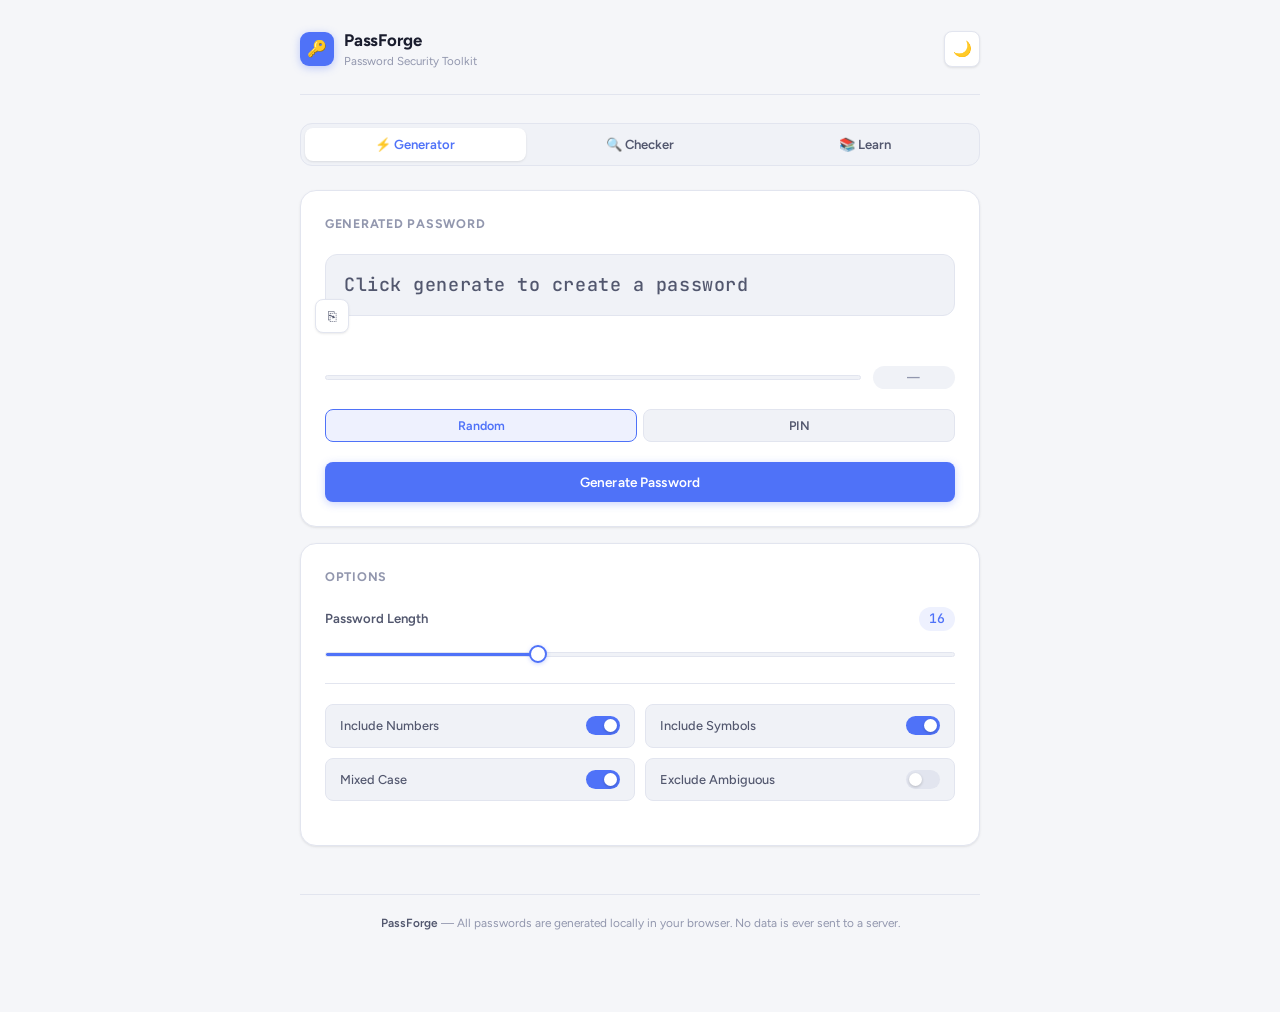
<file: index.html>
<!DOCTYPE html>
<html lang="en" data-theme="light">
<head>
  <meta charset="UTF-8" />
  <meta name="viewport" content="width=device-width, initial-scale=1.0" />
  <title>PassForge — Password Security Toolkit</title>
  <link rel="preconnect" href="https://fonts.googleapis.com" />
  <link href="https://fonts.googleapis.com/css2?family=Figtree:wght@300;400;500;600;700&family=JetBrains+Mono:wght@400;500&display=swap" rel="stylesheet" />
  <link rel="stylesheet" href="style.css" />
</head>
<body>
<div class="page">

  <!-- ── HEADER ───────────────────────────────── -->
  <header class="header">
    <div class="brand">
      <div class="brand-icon">🔑</div>
      <div>
        <div class="brand-name">PassForge</div>
        <div class="brand-sub">Password Security Toolkit</div>
      </div>
    </div>
    <button class="theme-btn" id="theme-btn" title="Toggle light / dark mode">🌙</button>
  </header>

  <!-- ── NAV ──────────────────────────────────── -->
  <nav class="nav">
    <button class="tab-btn active" data-panel="generator">⚡ Generator</button>
    <button class="tab-btn" data-panel="checker">🔍 Checker</button>
    <button class="tab-btn" data-panel="learn">📚 Learn</button>
  </nav>

  <!-- ══════════════════════════════════════════
       PANEL · GENERATOR
  ══════════════════════════════════════════ -->
  <div class="panel active" id="panel-generator">

    <!-- Output card -->
    <div class="card">
      <div class="card-header">
        <div class="card-title">Generated Password</div>
      </div>

      <div class="pw-wrap">
        <div class="pw-display" id="pw-output">Click generate to create a password</div>
        <button class="copy-btn" id="copy-btn" data-tip="Copy to clipboard">⎘</button>
      </div>

      <div class="strength-row" id="strength-row">
        <div class="strength-track">
          <div class="strength-fill" id="strength-fill"></div>
        </div>
        <div class="strength-badge str-0" id="strength-badge">—</div>
      </div>

      <div class="type-tabs">
        <button class="type-tab active" data-type="random" data-tip="Random characters">Random</button>
        <button class="type-tab" data-type="pin" data-tip="Numeric PIN">PIN</button>
      </div>

      <div class="btn-row">
        <button class="btn btn-primary" id="gen-btn">Generate Password</button>
      </div>
    </div>

    <!-- Options card -->
    <div class="card">
      <div class="card-header">
        <div class="card-title">Options</div>
      </div>

      <div class="slider-block">
        <div class="field-label">
          <span>Password Length</span>
          <span class="field-val" id="len-val">16</span>
        </div>
        <input type="range" id="len-slider" min="8" max="32" value="16" />
      </div>

      <div class="divider"></div>

      <div class="toggles-grid">
        <div class="toggle-row" id="tog-numbers" data-tip="Add digits 0–9">
          <span class="toggle-text">Include Numbers</span>
          <div class="toggle on" id="tog-numbers-knob"></div>
        </div>
        <div class="toggle-row" id="tog-symbols" data-tip="Add !@#$% etc.">
          <span class="toggle-text">Include Symbols</span>
          <div class="toggle on" id="tog-symbols-knob"></div>
        </div>
        <div class="toggle-row" id="tog-mixed" data-tip="Upper & lowercase">
          <span class="toggle-text">Mixed Case</span>
          <div class="toggle on" id="tog-mixed-knob"></div>
        </div>
        <div class="toggle-row" id="tog-ambiguous" data-tip="Exclude O, 0, l, I, 1">
          <span class="toggle-text">Exclude Ambiguous</span>
          <div class="toggle" id="tog-ambiguous-knob"></div>
        </div>
      </div>
    </div>

  </div><!-- /panel-generator -->

  <!-- ══════════════════════════════════════════
       PANEL · CHECKER
  ══════════════════════════════════════════ -->
  <div class="panel" id="panel-checker">
    <div class="card">
      <div class="card-header">
        <div class="card-title">Analyze Your Password</div>
      </div>

      <div style="position:relative; margin-bottom:16px;">
        <input
          type="password"
          class="pw-input"
          id="checker-input"
          placeholder="Type or paste your password…"
          autocomplete="off"
          autocorrect="off"
          spellcheck="false"
          style="margin-bottom:0; padding-right:52px;"
        />
        <button id="eye-btn" data-tip="Show / hide password"
          style="position:absolute; right:10px; top:50%; transform:translateY(-50%);
                 width:34px; height:34px; background:var(--surface); border:1px solid var(--border);
                 border-radius:var(--radius-sm); color:var(--text-2); font-size:.95rem; cursor:pointer;
                 display:flex; align-items:center; justify-content:center; transition:var(--trans);
                 box-shadow:var(--shadow-sm);">
          👁
        </button>
      </div>

      <div class="stats-grid">
        <div class="stat-box">
          <div class="stat-val" id="chk-strength-val">—</div>
          <div class="stat-key">Strength</div>
        </div>
        <div class="stat-box">
          <div class="stat-val" id="chk-crack-val">—</div>
          <div class="stat-key">Crack Time</div>
        </div>
        <div class="stat-box">
          <div class="stat-val" id="chk-entropy-val">—</div>
          <div class="stat-key">Entropy</div>
        </div>
        <div class="stat-box">
          <div class="stat-val" id="chk-len-val">—</div>
          <div class="stat-key">Length</div>
        </div>
      </div>

      <div class="strength-row" style="margin-bottom:20px;">
        <div class="strength-track">
          <div class="strength-fill" id="chk-fill"></div>
        </div>
        <div class="strength-badge str-0" id="chk-badge">—</div>
      </div>

      <div class="chips-label">Suggestions</div>
      <div class="chips" id="suggestions-wrap">
        <span class="chip chip-warn">Enter a password above to analyze it</span>
      </div>
    </div>
  </div><!-- /panel-checker -->

  <!-- ══════════════════════════════════════════
       PANEL · LEARN
  ══════════════════════════════════════════ -->
  <div class="panel" id="panel-learn">
    <p class="learn-intro">
      Understanding password security helps protect all your online accounts. Here are the essentials.
    </p>
    <div class="edu-grid">
      <div class="edu-card">
        <div class="edu-icon">🔐</div>
        <h3>What Makes a Strong Password?</h3>
        <p>Length, variety, and randomness. A strong password is 16+ characters and mixes uppercase, lowercase, numbers, and symbols — with no dictionary words or personal information.</p>
      </div>
      <div class="edu-card">
        <div class="edu-icon">📏</div>
        <h3>Why Length Matters Most</h3>
        <p>Every added character multiplies the possible combinations exponentially. A 20-character password is astronomically harder to crack than a 12-character one, even if less "complex."</p>
      </div>
      <div class="edu-card">
        <div class="edu-icon">♻️</div>
        <h3>Never Reuse Passwords</h3>
        <p>When one site is breached, attackers test those credentials on thousands of others (credential stuffing). One reused password can expose all your accounts at once.</p>
      </div>
      <div class="edu-card">
        <div class="edu-icon">🗄️</div>
        <h3>Use a Password Manager</h3>
        <p>You can't memorize 100 unique strong passwords. A manager like Bitwarden or 1Password generates, stores, and auto-fills them securely — you only need to remember one master password.</p>
      </div>
      <div class="edu-card">
        <div class="edu-icon">📱</div>
        <h3>Enable Two-Factor Auth (2FA)</h3>
        <p>2FA adds a second step after your password. Even if your password leaks, an attacker can't log in without your phone, hardware key, or biometric.</p>
      </div>
      <div class="edu-card">
        <div class="edu-icon">⚡</div>
        <h3>How Attackers Crack Passwords</h3>
        <p>Methods include brute force, dictionary attacks, and credential stuffing. Modern GPUs test billions of hashes per second — short or common passwords fall in seconds.</p>
      </div>
    </div>
  </div><!-- /panel-learn -->

  <footer>
    <strong>PassForge</strong> — All passwords are generated locally in your browser. No data is ever sent to a server.
  </footer>

</div><!-- /page -->

<div class="toast" id="toast">✓ Copied to clipboard</div>

<script src="script.js"></script>
</body>
</html>
</file>
<file: style.css>
/* ── VARIABLES ──────────────────────────────── */
:root {
  --accent:       #4f72f8;
  --accent-light: #eef1fe;
  --accent-hover: #3d5ee0;

  --bg:           #f5f6f9;
  --surface:      #ffffff;
  --surface-2:    #f0f2f7;
  --border:       #e2e5ef;
  --border-focus: #b0bcf5;

  --text-1:       #1a1d2e;
  --text-2:       #52576e;
  --text-3:       #9297ae;

  --green:        #22c55e;
  --green-bg:     #f0fdf4;
  --amber:        #f59e0b;
  --amber-bg:     #fffbeb;
  --red:          #ef4444;
  --red-bg:       #fef2f2;
  --blue:         #3b82f6;

  --radius-sm:    8px;
  --radius:       12px;
  --radius-lg:    16px;
  --shadow-sm:    0 1px 3px rgba(0,0,0,.06), 0 1px 2px rgba(0,0,0,.04);
  --shadow:       0 4px 16px rgba(0,0,0,.07), 0 1px 4px rgba(0,0,0,.04);
  --shadow-lg:    0 8px 32px rgba(0,0,0,.1), 0 2px 8px rgba(0,0,0,.05);
  --trans:        .18s ease;
}

[data-theme="dark"] {
  --bg:           #0f1117;
  --surface:      #181c26;
  --surface-2:    #1e2330;
  --border:       #272d3f;
  --border-focus: #4f72f8;

  --text-1:       #e8eaf4;
  --text-2:       #8b90a8;
  --text-3:       #4e5368;

  --accent-light: #1e2540;
  --green-bg:     #0d2318;
  --amber-bg:     #221a08;
  --red-bg:       #220f0f;

  --shadow-sm:    0 1px 3px rgba(0,0,0,.25);
  --shadow:       0 4px 16px rgba(0,0,0,.3);
  --shadow-lg:    0 8px 32px rgba(0,0,0,.4);
}

/* ── RESET ──────────────────────────────────── */
*, *::before, *::after { box-sizing: border-box; margin: 0; padding: 0; }
html { scroll-behavior: smooth; }
body {
  font-family: 'Figtree', sans-serif;
  background: var(--bg);
  color: var(--text-1);
  min-height: 100vh;
  font-size: 15px;
  line-height: 1.5;
  transition: background var(--trans), color var(--trans);
  -webkit-font-smoothing: antialiased;
}

/* ── LAYOUT ─────────────────────────────────── */
.page { max-width: 720px; margin: 0 auto; padding: 0 20px 80px; }

/* ── HEADER ─────────────────────────────────── */
.header {
  display: flex;
  align-items: center;
  justify-content: space-between;
  padding: 28px 0 24px;
  border-bottom: 1px solid var(--border);
  margin-bottom: 28px;
}
.brand { display: flex; align-items: center; gap: 10px; }
.brand-icon {
  width: 34px; height: 34px;
  background: var(--accent);
  border-radius: 9px;
  display: flex;
  align-items: center;
  justify-content: center;
  font-size: 1rem;
  box-shadow: 0 2px 8px rgba(79,114,248,.35);
  flex-shrink: 0;
}
.brand-name {
  font-size: 1.05rem;
  font-weight: 700;
  letter-spacing: -.01em;
  color: var(--text-1);
}
.brand-sub {
  font-size: .72rem;
  color: var(--text-3);
  font-weight: 400;
}

.theme-btn {
  width: 36px; height: 36px;
  border-radius: var(--radius-sm);
  border: 1px solid var(--border);
  background: var(--surface);
  color: var(--text-2);
  cursor: pointer;
  font-size: .95rem;
  display: flex; align-items: center; justify-content: center;
  transition: var(--trans);
  box-shadow: var(--shadow-sm);
}
.theme-btn:hover { background: var(--surface-2); color: var(--text-1); }

/* ── NAV ────────────────────────────────────── */
.nav {
  display: flex;
  gap: 4px;
  background: var(--surface-2);
  border: 1px solid var(--border);
  border-radius: var(--radius);
  padding: 4px;
  margin-bottom: 24px;
}
.tab-btn {
  flex: 1;
  font-family: 'Figtree', sans-serif;
  font-size: .82rem;
  font-weight: 600;
  color: var(--text-2);
  background: transparent;
  border: none;
  border-radius: var(--radius-sm);
  padding: 9px 12px;
  cursor: pointer;
  transition: var(--trans);
}
.tab-btn:hover { color: var(--text-1); background: var(--surface); }
.tab-btn.active {
  background: var(--surface);
  color: var(--accent);
  box-shadow: var(--shadow-sm);
}

/* ── PANELS ─────────────────────────────────── */
.panel { display: none; animation: fadeUp .22s ease both; }
.panel.active { display: block; }
@keyframes fadeUp {
  from { opacity: 0; transform: translateY(8px); }
  to   { opacity: 1; transform: none; }
}

/* ── CARD ───────────────────────────────────── */
.card {
  background: var(--surface);
  border: 1px solid var(--border);
  border-radius: var(--radius-lg);
  padding: 24px;
  margin-bottom: 16px;
  box-shadow: var(--shadow-sm);
  transition: background var(--trans), border-color var(--trans);
}
.card-header {
  display: flex;
  align-items: center;
  justify-content: space-between;
  margin-bottom: 20px;
}
.card-title {
  font-size: .78rem;
  font-weight: 700;
  letter-spacing: .06em;
  text-transform: uppercase;
  color: var(--text-3);
}

/* ── PASSWORD DISPLAY ───────────────────────── */
.pw-wrap { position: relative; margin-bottom: 16px; }
.pw-display {
  font-family: 'JetBrains Mono', monospace;
  font-size: clamp(.85rem, 3vw, 1.15rem);
  font-weight: 500;
  background: var(--surface-2);
  border: 1.5px solid var(--border);
  border-radius: var(--radius);
  padding: 16px 56px 16px 18px;
  color: var(--text-2);
  word-break: break-all;
  min-height: 62px;
  display: flex;
  align-items: center;
  line-height: 1.5;
  letter-spacing: .03em;
  transition: border-color var(--trans), background var(--trans);
  user-select: all;
  cursor: default;
}
.pw-display.has-pw { color: var(--accent); }

.copy-btn {
  position: absolute;
  right: 10px; top: 50%;
  transform: translateY(-50%);
  width: 34px; height: 34px;
  background: var(--surface);
  border: 1px solid var(--border);
  border-radius: var(--radius-sm);
  color: var(--text-2);
  font-size: .85rem;
  cursor: pointer;
  display: flex; align-items: center; justify-content: center;
  transition: var(--trans);
  box-shadow: var(--shadow-sm);
}
.copy-btn:hover { border-color: var(--accent); color: var(--accent); background: var(--accent-light); }
.copy-btn.copied { border-color: var(--green); color: var(--green); background: var(--green-bg); }

/* ── STRENGTH ───────────────────────────────── */
.strength-row { display: flex; align-items: center; gap: 12px; margin-bottom: 20px; }
.strength-track {
  flex: 1; height: 5px;
  background: var(--surface-2);
  border-radius: 99px;
  overflow: hidden;
  border: 1px solid var(--border);
}
.strength-fill {
  height: 100%; border-radius: 99px;
  transition: width .45s cubic-bezier(.4,0,.2,1), background .3s ease;
  width: 0%;
}
.strength-badge {
  font-size: .72rem; font-weight: 700;
  letter-spacing: .04em;
  padding: 3px 10px;
  border-radius: 99px;
  min-width: 82px; text-align: center;
  transition: var(--trans);
}
.str-0 { background: var(--surface-2); color: var(--text-3); }
.str-1 { background: var(--red-bg);        color: var(--red);   }
.str-2 { background: var(--amber-bg);      color: var(--amber); }
.str-3 { background: var(--accent-light);  color: var(--accent);}
.str-4 { background: var(--green-bg);      color: var(--green); }
.fill-1 { background: var(--red); }
.fill-2 { background: var(--amber); }
.fill-3 { background: var(--accent); }
.fill-4 { background: var(--green); }

/* ── TYPE TABS ──────────────────────────────── */
.type-tabs { display: flex; gap: 6px; margin-bottom: 20px; }
.type-tab {
  flex: 1;
  font-family: 'Figtree', sans-serif;
  font-size: .78rem; font-weight: 600;
  background: var(--surface-2);
  border: 1.5px solid var(--border);
  color: var(--text-2);
  border-radius: var(--radius-sm);
  padding: 8px 10px;
  cursor: pointer;
  transition: var(--trans);
}
.type-tab:hover { color: var(--text-1); border-color: var(--border-focus); }
.type-tab.active { background: var(--accent-light); border-color: var(--accent); color: var(--accent); }

/* ── DIVIDER ─────────────────────────────────── */
.divider { height: 1px; background: var(--border); margin: 20px 0; }

/* ── SLIDER ─────────────────────────────────── */
.slider-block { margin-bottom: 18px; }
.field-label {
  display: flex; justify-content: space-between; align-items: center;
  margin-bottom: 10px;
  font-size: .82rem; font-weight: 600; color: var(--text-2);
}
.field-val {
  font-family: 'JetBrains Mono', monospace;
  font-size: .82rem; color: var(--accent); font-weight: 500;
  background: var(--accent-light); padding: 2px 10px; border-radius: 99px;
}
input[type=range] {
  -webkit-appearance: none; width: 100%; height: 5px; border-radius: 99px;
  background: linear-gradient(90deg, var(--accent) var(--pct,40%), var(--surface-2) var(--pct,40%));
  outline: none; cursor: pointer; border: 1px solid var(--border);
}
input[type=range]::-webkit-slider-thumb {
  -webkit-appearance: none; width: 18px; height: 18px; border-radius: 50%;
  background: var(--surface); border: 2px solid var(--accent);
  box-shadow: 0 1px 4px rgba(79,114,248,.3); transition: transform var(--trans);
}
input[type=range]::-webkit-slider-thumb:hover { transform: scale(1.15); }

/* ── TOGGLES ────────────────────────────────── */
.toggles-grid {
  display: grid; grid-template-columns: 1fr 1fr; gap: 10px; margin-bottom: 20px;
}
@media (max-width: 480px) { .toggles-grid { grid-template-columns: 1fr; } }
.toggle-row {
  display: flex; align-items: center; justify-content: space-between;
  background: var(--surface-2); border: 1.5px solid var(--border);
  border-radius: var(--radius-sm); padding: 11px 14px;
  cursor: pointer; transition: border-color var(--trans); user-select: none; gap: 8px;
}
.toggle-row:hover { border-color: var(--border-focus); }
.toggle-row.disabled { opacity: .45; pointer-events: none; }
.toggle-text { font-size: .8rem; font-weight: 500; color: var(--text-2); flex: 1; }
.toggle {
  width: 34px; height: 19px; background: var(--border);
  border-radius: 99px; position: relative; transition: background var(--trans); flex-shrink: 0;
}
.toggle::after {
  content: ''; position: absolute; top: 3px; left: 3px;
  width: 13px; height: 13px; border-radius: 50%; background: #fff;
  box-shadow: 0 1px 3px rgba(0,0,0,.2); transition: transform var(--trans);
}
.toggle.on { background: var(--accent); }
.toggle.on::after { transform: translateX(15px); }

/* ── BUTTONS ────────────────────────────────── */
.btn-row { display: flex; gap: 10px; }
.btn {
  font-family: 'Figtree', sans-serif; font-size: .85rem; font-weight: 600;
  border: none; border-radius: var(--radius-sm); padding: 12px 20px;
  cursor: pointer; transition: var(--trans); letter-spacing: .01em;
}
.btn-primary {
  flex: 1; background: var(--accent); color: #fff;
  box-shadow: 0 2px 8px rgba(79,114,248,.3);
}
.btn-primary:hover {
  background: var(--accent-hover);
  box-shadow: 0 4px 16px rgba(79,114,248,.4);
  transform: translateY(-1px);
}
.btn-primary:active { transform: none; }
.btn-ghost {
  background: var(--surface-2); border: 1.5px solid var(--border); color: var(--text-2);
}
.btn-ghost:hover { border-color: var(--border-focus); color: var(--text-1); background: var(--surface); }

/* ── CHECKER ────────────────────────────────── */
.pw-input {
  width: 100%;
  font-family: 'JetBrains Mono', monospace; font-size: 1rem;
  background: var(--surface-2); border: 1.5px solid var(--border); color: var(--text-1);
  border-radius: var(--radius); padding: 14px 16px; outline: none;
  transition: border-color var(--trans), box-shadow var(--trans);
  letter-spacing: .04em; margin-bottom: 16px;
}
.pw-input:focus { border-color: var(--accent); box-shadow: 0 0 0 3px rgba(79,114,248,.12); }
.pw-input::placeholder { color: var(--text-3); font-size: .85rem; letter-spacing: .02em; }

.stats-grid {
  display: grid; grid-template-columns: repeat(4, 1fr); gap: 10px; margin-bottom: 16px;
}
@media (max-width: 500px) { .stats-grid { grid-template-columns: repeat(2, 1fr); } }
.stat-box {
  background: var(--surface-2); border: 1px solid var(--border);
  border-radius: var(--radius-sm); padding: 13px 12px; text-align: center;
}
.stat-val {
  font-family: 'JetBrains Mono', monospace; font-size: .88rem;
  font-weight: 500; color: var(--text-1); margin-bottom: 3px;
}
.stat-key { font-size: .67rem; font-weight: 600; color: var(--text-3); letter-spacing: .05em; text-transform: uppercase; }

.chips-label { font-size: .78rem; font-weight: 600; color: var(--text-2); margin-bottom: 10px; }
.chips { display: flex; flex-wrap: wrap; gap: 7px; }
.chip {
  font-size: .74rem; font-weight: 500; padding: 5px 11px; border-radius: 99px; border: 1px solid;
  animation: chipIn .2s ease both;
}
@keyframes chipIn { from { opacity:0; transform:scale(.92); } to { opacity:1; transform:none; } }
.chip-warn { background: var(--amber-bg); border-color: #f0d070; color: #b45309; }
.chip-bad  { background: var(--red-bg);   border-color: #fca5a5; color: var(--red); }
.chip-ok   { background: var(--green-bg); border-color: #86efac; color: #15803d; }
[data-theme="dark"] .chip-warn { color: var(--amber); border-color: rgba(245,158,11,.4); }
[data-theme="dark"] .chip-bad  { color: #f87171; border-color: rgba(239,68,68,.4); }
[data-theme="dark"] .chip-ok   { color: #4ade80; border-color: rgba(34,197,94,.4); }

/* ── CRACK TIME COLORS ──────────────────────── */
.crack-instant { color: var(--red) !important; }
.crack-easy    { color: var(--amber) !important; }
.crack-hard    { color: var(--blue) !important; }
.crack-safe    { color: var(--green) !important; }

/* ── EDUCATION ──────────────────────────────── */
.learn-intro { font-size: .85rem; color: var(--text-2); margin-bottom: 20px; line-height: 1.7; }
.edu-grid { display: grid; grid-template-columns: repeat(auto-fill, minmax(280px, 1fr)); gap: 14px; }
.edu-card {
  background: var(--surface); border: 1px solid var(--border); border-radius: var(--radius-lg);
  padding: 22px; box-shadow: var(--shadow-sm);
  transition: box-shadow var(--trans), transform var(--trans), border-color var(--trans);
}
.edu-card:hover { box-shadow: var(--shadow); transform: translateY(-2px); border-color: var(--border-focus); }
.edu-icon {
  width: 40px; height: 40px; background: var(--accent-light); border-radius: var(--radius-sm);
  display: flex; align-items: center; justify-content: center;
  font-size: 1.2rem; margin-bottom: 14px;
}
.edu-card h3 { font-size: .88rem; font-weight: 700; color: var(--text-1); margin-bottom: 8px; letter-spacing: -.01em; }
.edu-card p { font-size: .8rem; color: var(--text-2); line-height: 1.65; }

/* ── TOOLTIP ────────────────────────────────── */
[data-tip] { position: relative; }
[data-tip]::after {
  content: attr(data-tip); position: absolute; bottom: calc(100% + 7px); left: 50%;
  transform: translateX(-50%); background: var(--text-1); color: var(--surface);
  font-size: .7rem; font-weight: 500; padding: 5px 10px; border-radius: 6px;
  white-space: nowrap; pointer-events: none; opacity: 0; transition: opacity .15s; z-index: 20;
}
[data-tip]:hover::after { opacity: 1; }

/* ── TOAST ──────────────────────────────────── */
.toast {
  position: fixed; bottom: 28px; left: 50%;
  transform: translateX(-50%) translateY(12px);
  background: var(--surface); border: 1px solid var(--green); color: var(--green);
  font-size: .78rem; font-weight: 600; padding: 10px 20px; border-radius: 99px;
  box-shadow: var(--shadow-lg); opacity: 0;
  transition: opacity .25s, transform .25s; pointer-events: none; z-index: 100;
}
.toast.show { opacity: 1; transform: translateX(-50%) translateY(0); }

/* ── FOOTER ─────────────────────────────────── */
footer {
  margin-top: 48px; padding-top: 20px; border-top: 1px solid var(--border);
  text-align: center; font-size: .74rem; color: var(--text-3);
}
footer strong { color: var(--text-2); font-weight: 600; }

/* ── SCROLLBAR ──────────────────────────────── */
::-webkit-scrollbar { width: 6px; }
::-webkit-scrollbar-track { background: transparent; }
::-webkit-scrollbar-thumb { background: var(--border); border-radius: 3px; }
</file>
